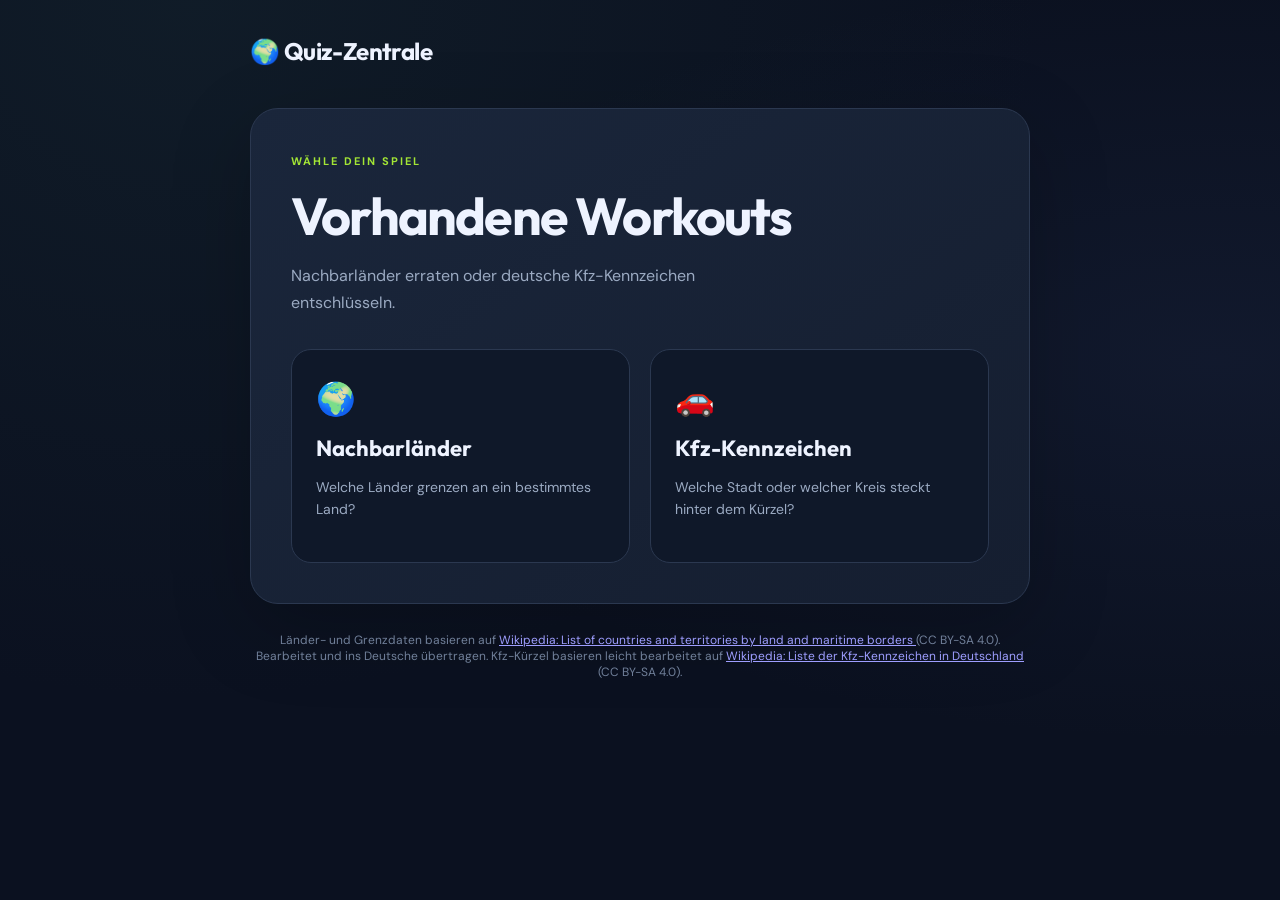
<file: index.html>
<!DOCTYPE html>
<html lang="de">
<head>
  <meta charset="UTF-8">
  <meta name="viewport" content="width=device-width, initial-scale=1">
  <title>Quiz-Auswahl</title>
  <link rel="stylesheet" href="style.css">
</head>
<body>
  <main class="app">
    <header class="header">
      <span class="brand">🌍 Quiz-Zentrale</span>
    </header>

    <section class="panel">
      <span class="eyebrow">WÄHLE DEIN SPIEL</span>
      <h1>Vorhandene Workouts</h1>
      <p class="intro">
        Nachbarländer erraten oder deutsche Kfz-Kennzeichen entschlüsseln.
      </p>

      <div class="quiz-cards">
        <a class="quiz-card" href="nachbarlaender/">
          <span class="quiz-icon">🌍</span>
          <h2>Nachbarländer</h2>
          <p>Welche Länder grenzen an ein bestimmtes Land?</p>
        </a>

        <a class="quiz-card" href="kennzeichen/">
          <span class="quiz-icon">🚗</span>
          <h2>Kfz-Kennzeichen</h2>
          <p>Welche Stadt oder welcher Kreis steckt hinter dem Kürzel?</p>
        </a>
      </div>
    </section>

    <footer>
        Länder- und Grenzdaten basieren auf
        <a href="https://en.wikipedia.org/wiki/List_of_countries_and_territories_by_land_and_maritime_borders">
            Wikipedia: List of countries and territories by land and maritime borders
         </a>
        (CC BY-SA 4.0). Bearbeitet und ins Deutsche übertragen. Kfz-Kürzel basieren leicht bearbeitet auf         
        <a href="https://de.wikipedia.org/wiki/Liste_der_Kfz-Kennzeichen_in_Deutschland">
            Wikipedia: Liste der Kfz-Kennzeichen in Deutschland
         </a>
        (CC BY-SA 4.0).
    </footer>
  </main>
</body>
</html>
</file>
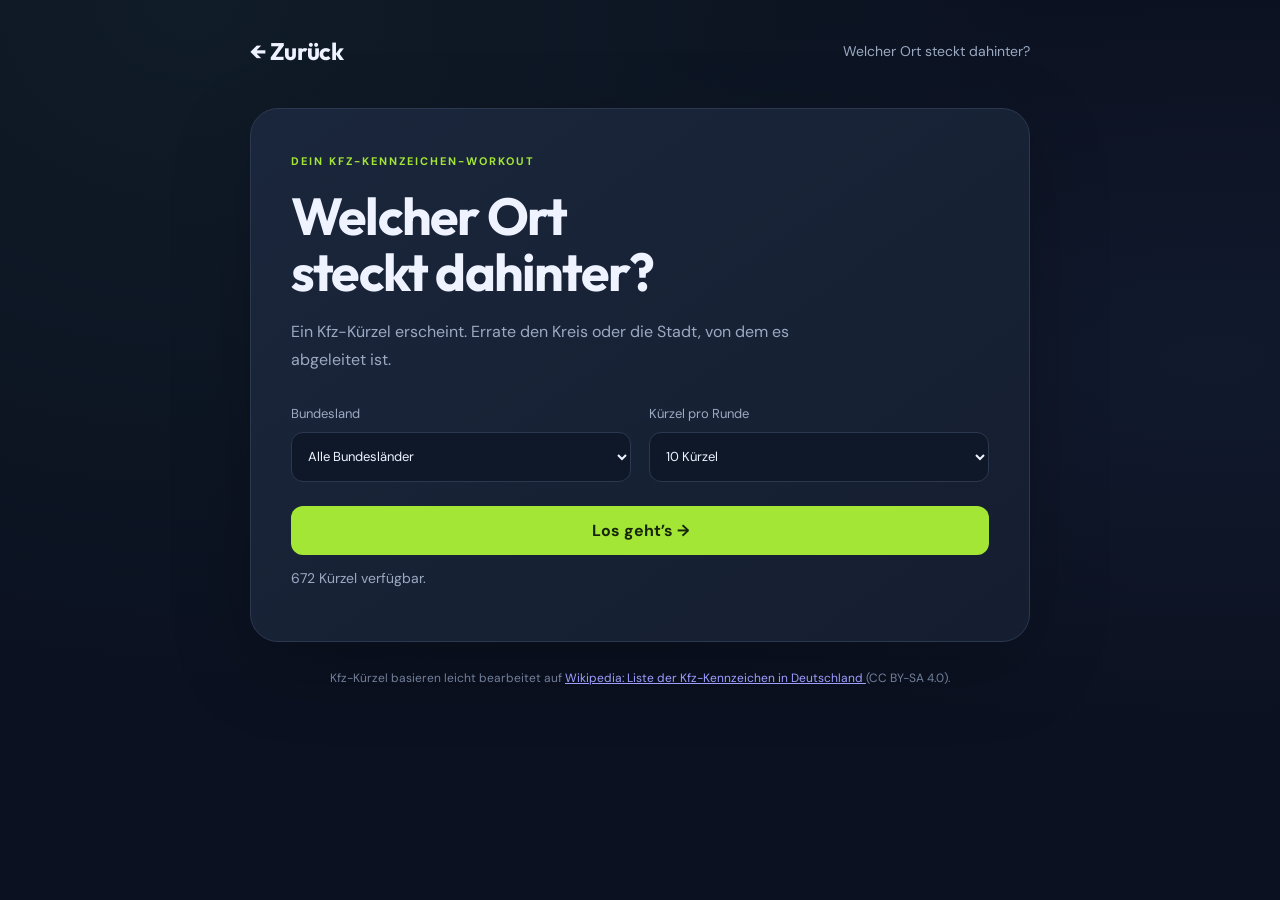
<file: kennzeichen/index.html>
<!DOCTYPE html>
<html lang="de">
<head>
  <meta charset="UTF-8">
  <meta name="viewport" content="width=device-width, initial-scale=1">
  <title>Kfz-Kennzeichen-Quiz</title>
  <link rel="stylesheet" href="../style.css">
  <script src="script.js" defer></script>
</head>
<body>
  <main class="app">
    <header class="header">
      <a class="brand" href="../">← Zurück</a>
      <span class="tagline">Welcher Ort steckt dahinter?</span>
    </header>

    <section id="setup" class="panel">
      <span class="eyebrow">DEIN KFZ-KENNZEICHEN-WORKOUT</span>
      <h1>Welcher Ort<br>steckt dahinter?</h1>
      <p class="intro">
        Ein Kfz-Kürzel erscheint. Errate den Kreis oder die Stadt, von dem es abgeleitet ist.
      </p>

      <div class="settings">
        <label>
          Bundesland
          <select id="region">
            <option value="all">Alle Bundesländer</option>
          </select>
        </label>

        <label>
          Kürzel pro Runde
          <select id="round-size">
            <option value="5">5 Kürzel</option>
            <option value="10" selected>10 Kürzel</option>
            <option value="20">20 Kürzel</option>
            <option value="all">Alle verfügbaren</option>
          </select>
        </label>
      </div>

      <button id="start" class="button primary" disabled>
        Daten werden geladen …
      </button>
      <p id="load-status" class="muted" role="status"></p>
    </section>

    <section id="game" class="panel" hidden>
      <div class="game-top">
        <span id="round-label" class="pill"></span>
        <span id="score-label" class="muted"></span>
      </div>

      <div class="progress">
        <div id="progress-fill"></div>
      </div>

      <div class="country-heading">
        <span class="eyebrow">WELCHER ORT STECKT DAHINTER?</span>
        <h1 id="plate-code" style="font-size: clamp(48px, 12vw, 96px); letter-spacing: 4px;"></h1>
        <p id="region-label" class="muted"></p>
      </div>

      <form id="answer-form" autocomplete="off">
        <div class="answer">
          <input id="answer-input" type="text" placeholder="Stadt oder Kreis eingeben" autocomplete="off" spellcheck="false">
          <button type="button" id="hint" class="hint-button" title="Anfangsbuchstaben anzeigen">?</button>
        </div>
        <button type="submit" class="button check-button">Antwort prüfen ✓</button>
      </form>

      <p id="feedback" class="feedback" role="status" aria-live="polite"></p>

      <div class="game-actions">
        <button id="reveal" class="button secondary">Auflösen</button>
        <button id="next" class="button primary">Weiter →</button>
      </div>

      <button id="quit" class="text-button">Runde beenden</button>
    </section>

    <section id="finish" class="panel finish" hidden>
      <div class="finish-icon">🎉</div>
      <span class="eyebrow">RUNDE GESCHAFFT</span>
      <h1>Ein Stück<br>kfz-kennzeichen-sicherer.</h1>
      <p id="finish-description" class="intro"></p>

      <div class="stats">
        <div><strong id="final-correct">0</strong><span>Ohne Hinweis</span></div>
        <div><strong id="final-hinted">0</strong><span>Mit Hinweis</span></div>
        <div><strong id="final-revealed">0</strong><span>Nicht erraten</span></div>
      </div>

      <button id="restart" class="button primary">Neue Runde starten →</button>
      <button id="settings" class="text-button">Einstellungen ändern</button>
    </section>

    <footer>
        Kfz-Kürzel basieren leicht bearbeitet auf         
        <a href="https://de.wikipedia.org/wiki/Liste_der_Kfz-Kennzeichen_in_Deutschland">
            Wikipedia: Liste der Kfz-Kennzeichen in Deutschland
         </a>
        (CC BY-SA 4.0).
    </footer>
  </main>
</body>
</html>
</file>
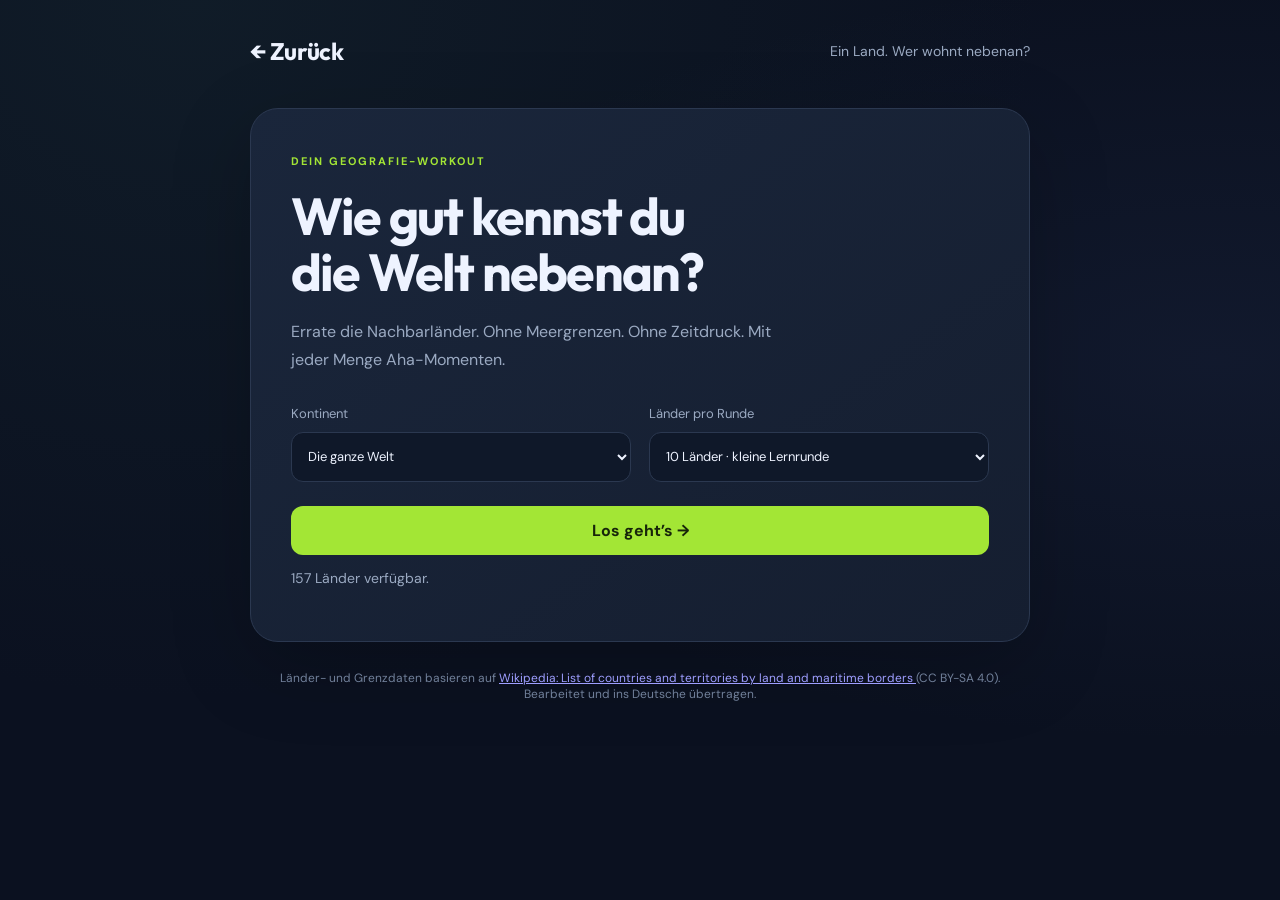
<file: nachbarlaender/index.html>
<!DOCTYPE html>
<html lang="de">
<head>
  <meta charset="UTF-8">
  <meta name="viewport" content="width=device-width, initial-scale=1">
  <meta name="theme-color" content="#101827">
  <title>Das Nachbarländer-Quiz</title>
  <link rel="stylesheet" href="../style.css">
  <script src="script.js" defer></script>
</head>
<body>
  <main class="app">
    <header class="header">
      <a class="brand" href="../">← Zurück</a>
      <span class="tagline">Ein Land. Wer wohnt nebenan?</span>
    </header>

    <section id="setup" class="panel">
      <span class="eyebrow">DEIN GEOGRAFIE-WORKOUT</span>
      <h1>Wie gut kennst du<br>die Welt nebenan?</h1>
      <p class="intro">
        Errate die Nachbarländer. Ohne Meergrenzen.
        Ohne Zeitdruck. Mit jeder Menge Aha-Momenten.
      </p>

      <div class="settings">
        <label>
          Kontinent
          <select id="continent">
            <option value="all">Die ganze Welt</option>
          </select>
        </label>

        <label>
          Länder pro Runde
          <select id="round-size">
            <option value="5">5 Länder · kurz & knackig</option>
            <option value="10" selected>10 Länder · kleine Lernrunde</option>
            <option value="20">20 Länder · Herausforderung</option>
            <option value="all">Alle verfügbaren Länder</option>
          </select>
        </label>
      </div>

      <button id="start" class="button primary" disabled>
        Daten werden geladen …
      </button>
      <p id="load-status" class="muted" role="status"></p>
    </section>

    <section id="game" class="panel" hidden>
      <div class="game-top">
        <span id="round-label" class="pill"></span>
        <span id="score-label" class="muted"></span>
      </div>

      <div
        id="progress"
        class="progress"
        role="progressbar"
        aria-label="Rundenfortschritt"
        aria-valuemin="0"
        aria-valuemax="100"
        aria-valuenow="0"
      >
        <div id="progress-fill"></div>
      </div>

      <div class="country-heading">
        <span class="eyebrow">WER GRENZT AN …</span>
        <h1 id="country-name"></h1>
        <p id="country-description" class="muted"></p>
      </div>

      <form id="answer-form" autocomplete="off">
        <div id="answers" class="answers"></div>
        <button type="submit" class="button check-button">
          Antworten prüfen ✓
        </button>
      </form>

      <p id="feedback" class="feedback" role="status" aria-live="polite"></p>

      <div class="game-actions">
        <button id="reveal" class="button secondary">Auflösen</button>
        <button id="next" class="button primary">Weiter →</button>
      </div>

      <button id="quit" class="text-button">Runde beenden</button>
    </section>

    <section id="finish" class="panel finish" hidden>
      <div class="finish-icon">🎉</div>
      <span class="eyebrow">RUNDE GESCHAFFT</span>
      <h1>Ein Stück<br>welterfahrener.</h1>
      <p id="finish-description" class="intro"></p>

      <div class="stats">
        <div>
          <strong id="final-correct">0</strong>
          <span>Ohne Hinweis</span>
        </div>
        <div>
          <strong id="final-hinted">0</strong>
          <span>Mit Hinweis</span>
        </div>
        <div>
          <strong id="final-revealed">0</strong>
          <span>Nicht erraten</span>
        </div>
      </div>

      <button id="restart" class="button primary">
        Neue Runde starten →
      </button>
      <button id="settings" class="text-button">
        Einstellungen ändern
      </button>
    </section>

    <footer>Länder- und Grenzdaten basieren auf
      <a href="https://en.wikipedia.org/wiki/List_of_countries_and_territories_by_land_and_maritime_borders">
        Wikipedia: List of countries and territories by land and maritime borders
      </a>
      (CC BY-SA 4.0). Bearbeitet und ins Deutsche übertragen.
    </footer>
  </main>
</body>
</html>
</file>
<file: style.css>
@import url("https://fonts.googleapis.com/css2?family=DM+Sans:wght@400;500;600;700&family=Outfit:wght@500;600;700;800&display=swap");

:root {
  color-scheme: dark;
  --background: #0b1120;
  --panel: #151e30;
  --text: #eef3ff;
  --muted: #9baac2;
  --accent: #a3e635;
  --accent-dark: #17250a;
  --border: #2b3850;
  --green: #86efac;
  --orange: #fdba74;
}

* {
  box-sizing: border-box;
}

[hidden] {
  display: none !important;
}

body {
  margin: 0;
  min-height: 100vh;
  background:
    radial-gradient(ellipse at 15% 0%, #203e413d, transparent 55%),
    radial-gradient(ellipse at 95% 40%, #35477826, transparent 50%),
    var(--background);
  color: var(--text);
  font-family: "DM Sans", system-ui, sans-serif;
}

button,
input,
select {
  font: inherit;
}

button,
select {
  cursor: pointer;
}

button,
a,
input,
select {
  -webkit-tap-highlight-color: transparent;
}

:focus-visible {
  outline: 3px solid var(--accent);
  outline-offset: 4px;
}

.app {
  width: min(780px, calc(100% - 32px));
  margin: 0 auto;
  padding: 36px 0 24px;
}

.header {
  display: flex;
  justify-content: space-between;
  align-items: center;
  gap: 20px;
  margin-bottom: 42px;
}

.brand {
  color: var(--text);
  text-decoration: none;
  font-family: "Outfit", sans-serif;
  font-size: 24px;
  font-weight: 700;
  letter-spacing: -0.6px;
}

.tagline,
.muted {
  color: var(--muted);
  font-size: 14px;
}

.panel {
  padding: 40px;
  border: 1px solid var(--border);
  border-radius: 28px;
  background: linear-gradient(145deg, #1a263b, var(--panel));
  box-shadow: 0 24px 80px #00000035;
}

.eyebrow {
  color: var(--accent);
  font-size: 11px;
  font-weight: 700;
  letter-spacing: 2px;
}

h1 {
  margin: 18px 0;
  font-family: "Outfit", sans-serif;
  font-size: clamp(32px, 6vw, 52px);
  line-height: 1.08;
  letter-spacing: -1.8px;
  overflow-wrap: anywhere;
}

.intro {
  max-width: 510px;
  color: var(--muted);
  line-height: 1.7;
}

.settings {
  display: grid;
  grid-template-columns: 1fr 1fr;
  gap: 18px;
  margin: 32px 0 24px;
}

.settings label {
  display: grid;
  gap: 10px;
  color: var(--muted);
  font-size: 13px;
}

select {
  width: 100%;
  min-height: 50px;
  padding: 12px;
  border: 1px solid var(--border);
  border-radius: 12px;
  background: #0f1829;
  color: var(--text);
}

.button {
  min-height: 48px;
  padding: 13px 20px;
  border: 1px solid transparent;
  border-radius: 12px;
  font-weight: 700;
  transition: background 150ms, transform 150ms;
}

.button:hover:not(:disabled) {
  transform: translateY(-2px);
}

.button:disabled {
  cursor: wait;
  opacity: 0.55;
}

.primary {
  background: var(--accent);
  color: var(--accent-dark);
}

.primary:hover:not(:disabled) {
  background: #bef264;
}

.secondary,
.check-button {
  border-color: var(--border);
  background: #202d43;
  color: var(--text);
}

#start,
#restart {
  width: 100%;
}

.game-top {
  display: flex;
  align-items: center;
  justify-content: space-between;
  flex-wrap: wrap;
  gap: 12px;
}

.pill {
  padding: 7px 12px;
  border-radius: 100px;
  background: #a3e63516;
  color: var(--accent);
  font-size: 13px;
  font-weight: 700;
}

.progress {
  height: 5px;
  margin-top: 22px;
  overflow: hidden;
  border-radius: 10px;
  background: #2b3850;
}

#progress-fill {
  width: 0;
  height: 100%;
  border-radius: inherit;
  background: var(--accent);
  transition: width 250ms;
}

.country-heading {
  margin: 36px 0 26px;
}

.country-heading h1 {
  margin: 12px 0;
}

.answers {
  display: grid;
  grid-template-columns: 1fr 1fr;
  gap: 12px;
}

.answer {
  display: flex;
  align-items: center;
  min-width: 0;
  min-height: 56px;
  padding: 5px 7px 5px 14px;
  border: 1px solid var(--border);
  border-radius: 13px;
  background: #0f1829;
  transition: border-color 150ms, background 150ms;
}

.answer:focus-within {
  border-color: var(--accent);
}

.answer input {
  width: 100%;
  min-width: 0;
  padding: 10px 0;
  border: 0;
  outline: none;
  background: transparent;
  color: var(--text);
  font-size: 15px;
}

.answer input::placeholder {
  color: #73839f;
}

.hint-button {
  flex-shrink: 0;
  width: 34px;
  height: 34px;
  margin-left: 6px;
  border: 1px solid #37455e;
  border-radius: 9px;
  background: #1e2b40;
  color: var(--muted);
  font-weight: 700;
}

.hint-button:hover {
  color: var(--accent);
  border-color: var(--accent);
}

.answer.correct {
  border-color: #4ade8055;
  background: #14532d30;
}

.answer.correct input,
.answer.correct .answer-status {
  color: var(--green);
}

.answer.revealed {
  border-color: #fb923c55;
  background: #7c2d1225;
}

.answer.revealed input,
.answer.revealed .answer-status {
  color: var(--orange);
}

.answer-status {
  flex-shrink: 0;
  padding: 0 8px;
  font-size: 20px;
  font-weight: 700;
}

.check-button {
  width: 100%;
  margin-top: 16px;
}

.feedback {
  min-height: 42px;
  margin: 16px 0;
  color: var(--muted);
  font-size: 14px;
  line-height: 1.5;
}

.feedback.success {
  color: var(--green);
}

.game-actions {
  display: flex;
  justify-content: space-between;
  gap: 14px;
}

.game-actions .button {
  flex: 1;
}

.text-button {
  display: block;
  margin: 22px auto 0;
  padding: 8px;
  border: 0;
  background: transparent;
  color: var(--muted);
  font-size: 13px;
}

.text-button:hover {
  color: var(--text);
}

.finish {
  text-align: center;
}

.finish-icon {
  margin-bottom: 24px;
  font-size: 48px;
}

.finish .intro {
  margin: 18px auto;
}

.stats {
  display: grid;
  grid-template-columns: repeat(3, 1fr);
  gap: 10px;
  margin: 32px 0;
}

.stats div {
  padding: 20px 8px;
  border: 1px solid var(--border);
  border-radius: 16px;
  background: #0f1829;
}

.stats strong,
.stats span {
  display: block;
}

.stats strong {
  margin-bottom: 8px;
  color: var(--accent);
  font-family: "Outfit", sans-serif;
  font-size: 32px;
}

.stats span {
  color: var(--muted);
  font-size: 12px;
}

footer {
  padding: 28px 0;
  color: #71809a;
  text-align: center;
  font-size: 12px;
}

@media (max-width: 560px) {
  .app {
    padding-top: 24px;
  }

  .header {
    margin-bottom: 26px;
  }

  .tagline {
    display: none;
  }

  .panel {
    padding: 26px 20px;
    border-radius: 22px;
  }

  .settings,
  .answers {
    grid-template-columns: 1fr;
  }

  .stats {
    gap: 6px;
  }
}

@media (prefers-reduced-motion: reduce) {
  *,
  *::before,
  *::after {
    transition: none !important;
  }
}

.quiz-cards {
  display: grid;
  grid-template-columns: 1fr 1fr;
  gap: 20px;
  margin-top: 32px;
}

.quiz-card {
  display: block;
  padding: 28px 24px;
  border: 1px solid var(--border);
  border-radius: 20px;
  background: #0f1829;
  color: var(--text);
  text-decoration: none;
  transition: transform 150ms, border-color 150ms;
}

.quiz-card:hover {
  transform: translateY(-3px);
  border-color: var(--accent);
}

.quiz-icon {
  font-size: 32px;
}

.quiz-card h2 {
  margin: 14px 0 8px;
  font-family: "Outfit", sans-serif;
  font-size: 22px;
}

.quiz-card p {
  color: var(--muted);
  font-size: 14px;
  line-height: 1.6;
}

@media (max-width: 560px) {
  .quiz-cards {
    grid-template-columns: 1fr;
  }
}
</file>
